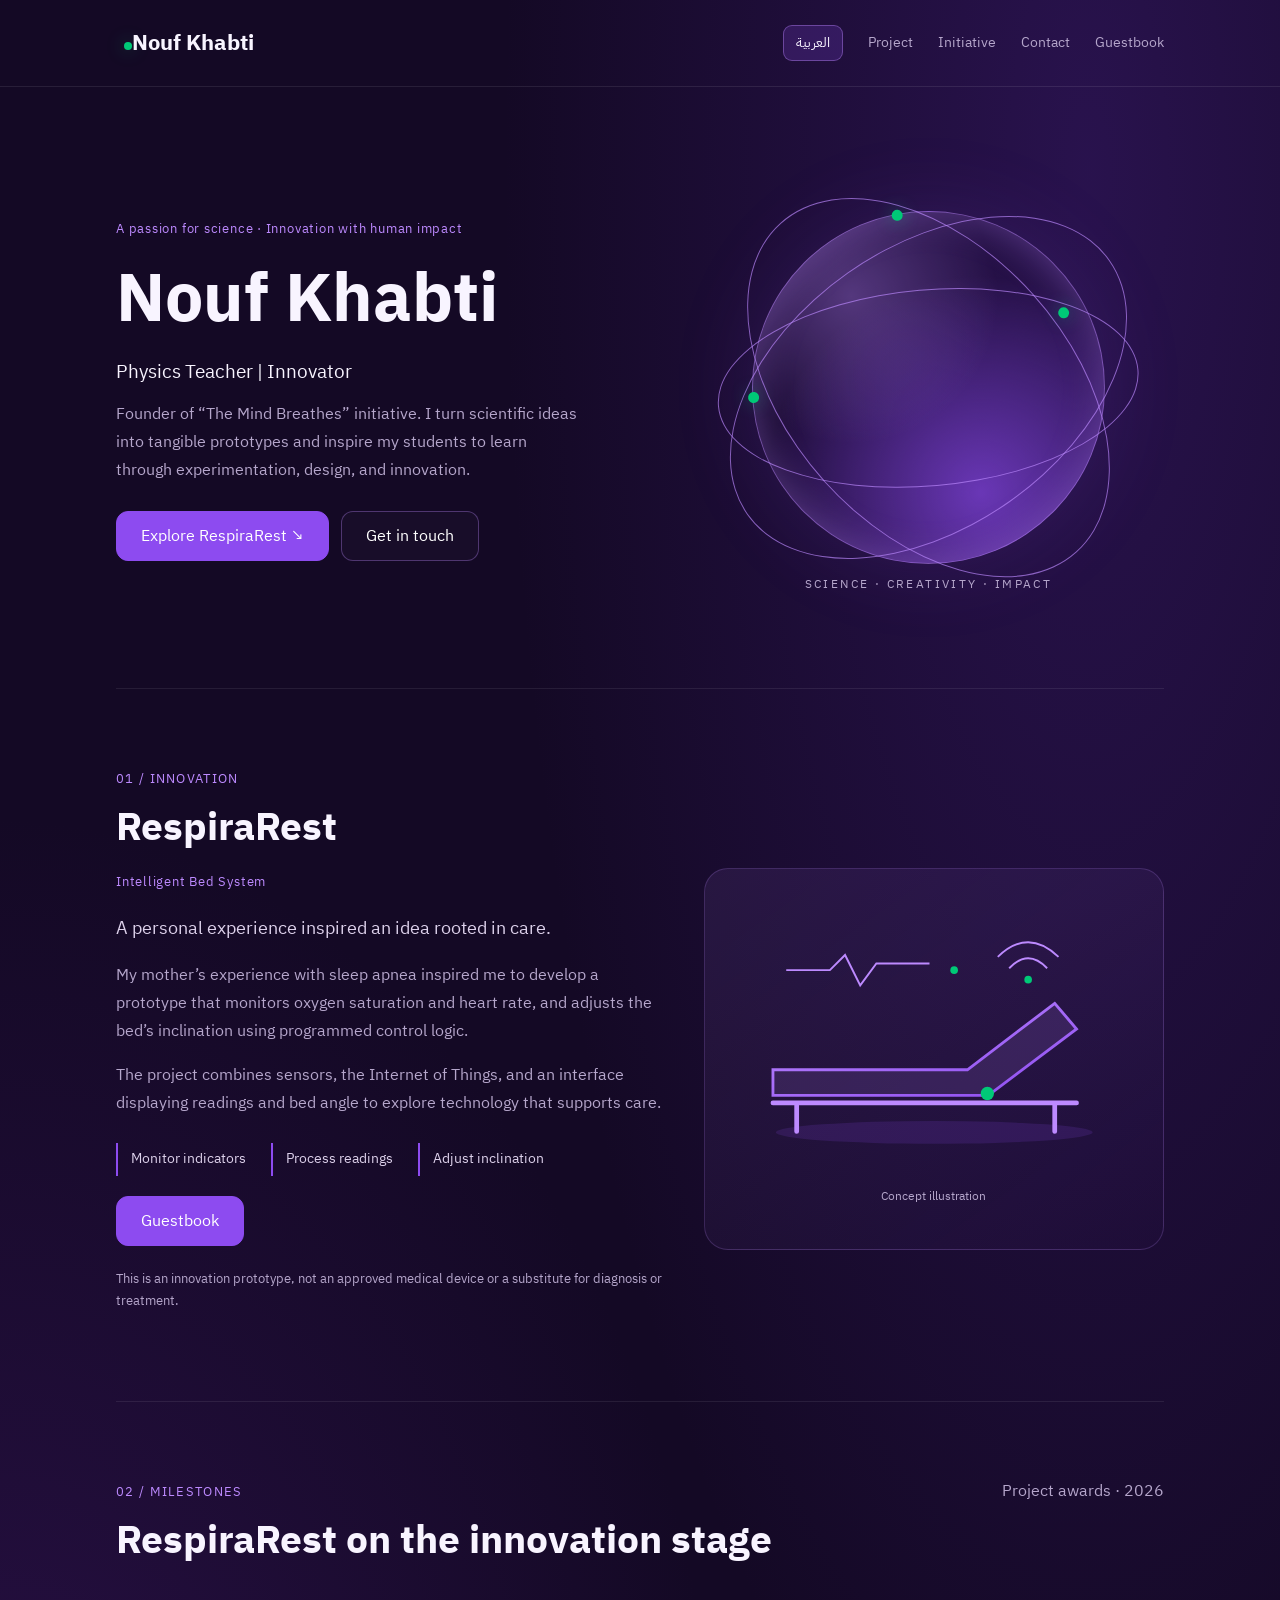
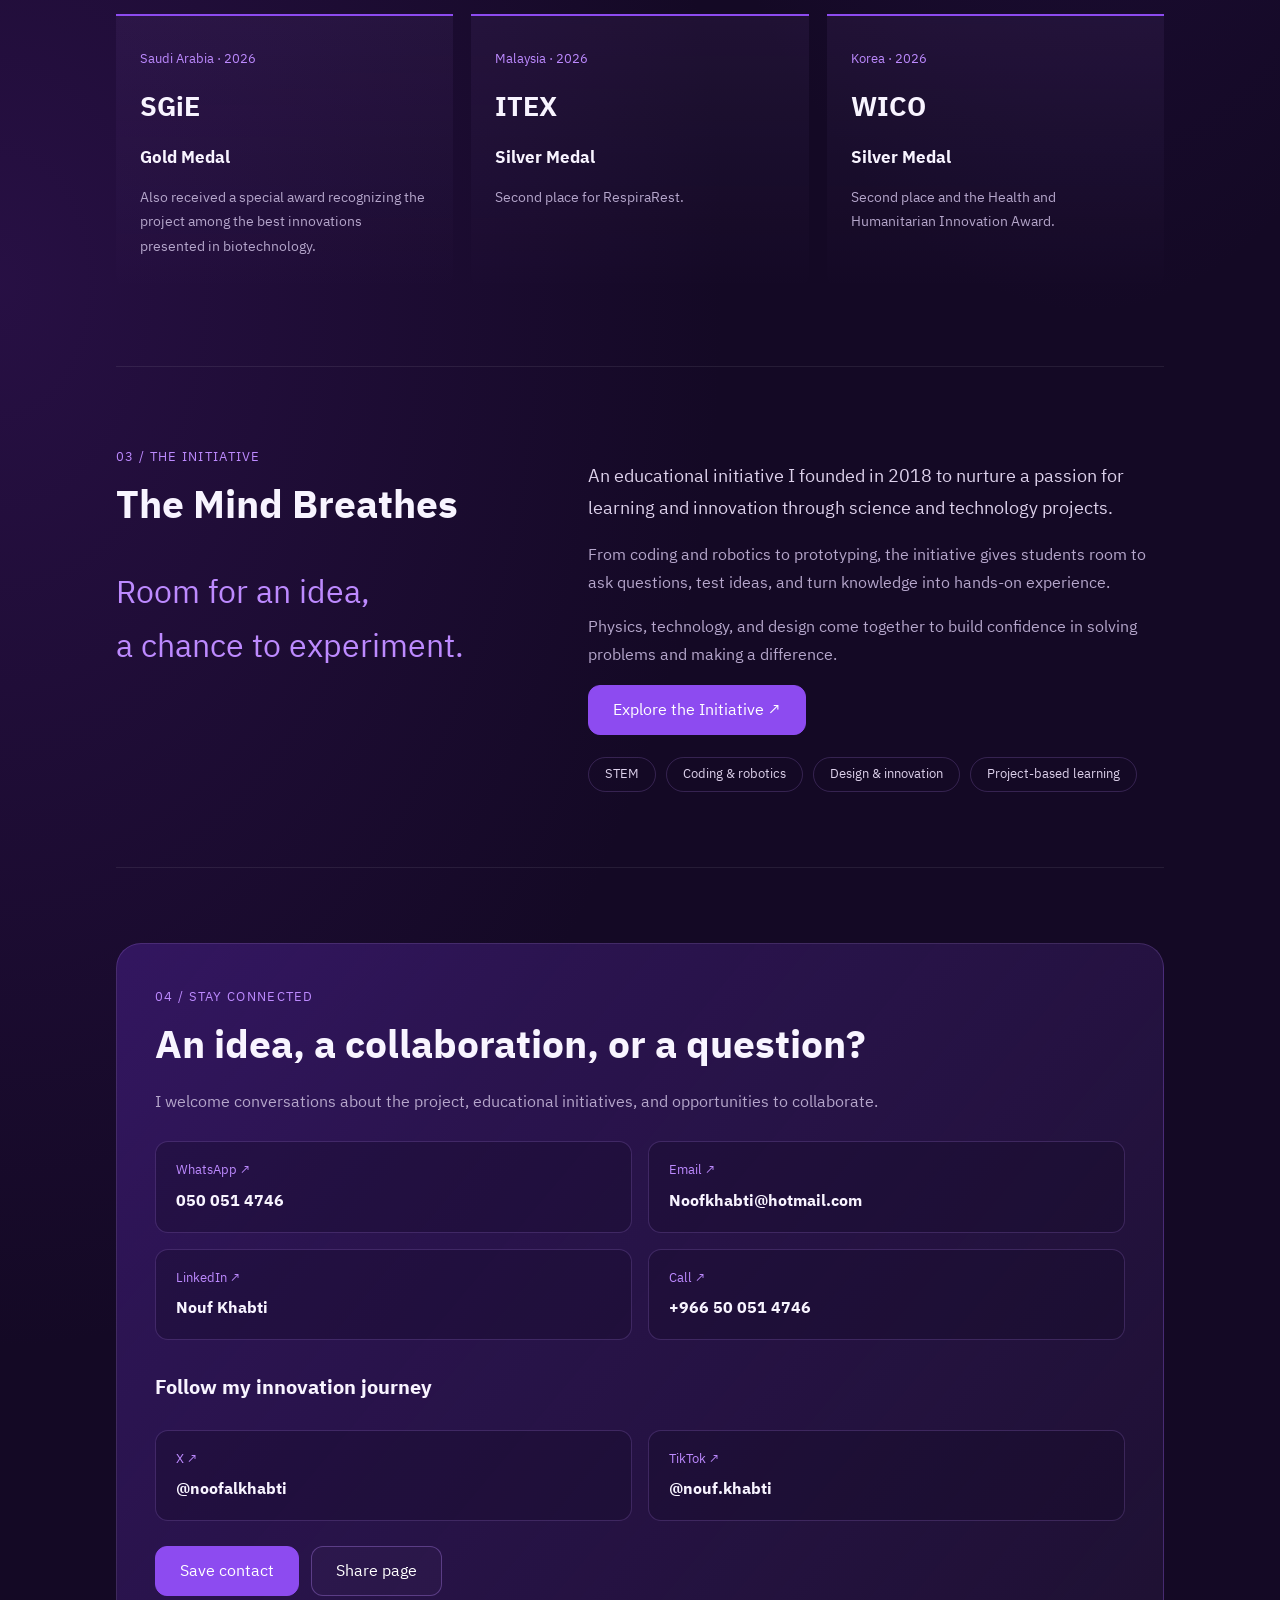
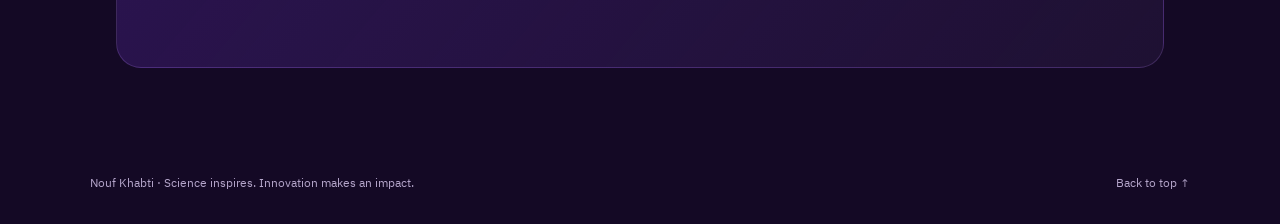
<file: index.html>
<!doctype html>
<html lang="ar" dir="rtl"><head><meta charset="utf-8"><meta name="viewport" content="width=device-width,initial-scale=1"><meta name="theme-color" content="#140925"><meta name="description" content="نوف خبتي — معلمة فيزياء ومبتكرة ومؤسسة مبادرة العقل يتنفس. تعرّف على RespiraRest وتواصل معي."><title>نوف خبتي | ابتكار يصنع أثرًا</title>
<link rel="preconnect" href="https://fonts.googleapis.com"><link href="https://fonts.googleapis.com/css2?family=IBM+Plex+Sans+Arabic:wght@400;500;600;700&display=swap" rel="stylesheet">
<style>
:root{--bg:#140925;--purple:#8d4bf0;--soft:#bd8aff;--white:#f8f4ff;--muted:#b5a6cb;--green:#00c977}*{box-sizing:border-box}html{scroll-behavior:smooth;scroll-padding-top:90px}body{margin:0;background:radial-gradient(ellipse at 85% 5%,#48208a66,transparent 38%),radial-gradient(ellipse at 0 55%,#34145899,transparent 40%),var(--bg);color:var(--white);font-family:'IBM Plex Sans Arabic',Tahoma,sans-serif;line-height:1.9}a{color:inherit;text-decoration:none}button{font:inherit}a:focus-visible,button:focus-visible{outline:3px solid var(--green);outline-offset:5px}.wrap{max-width:1100px;margin:auto;padding:0 26px}header{border-bottom:1px solid #ffffff16}nav{min-height:86px;display:flex;align-items:center;justify-content:space-between;gap:20px}.brand{font-size:22px;font-weight:700}.brand i{display:inline-block;width:8px;height:8px;background:var(--green);border-radius:50%;margin-left:8px;box-shadow:0 0 18px #00c97777}.links{display:flex;gap:25px;font-size:14px;color:var(--muted)}.links a:hover{color:white}.hero{min-height:600px;display:grid;grid-template-columns:1.15fr 1fr;align-items:center;gap:35px;padding-top:65px;padding-bottom:65px}.eyebrow{font-size:13px;letter-spacing:.06em;color:var(--soft)}h1{font-size:clamp(44px,6vw,76px);line-height:1.3;margin:12px 0}.english{color:var(--soft);font-size:23px;margin:0 0 22px;letter-spacing:.04em}.role{font-size:19px;margin:0}.intro{color:var(--muted);max-width:470px;margin:12px 0 27px}.actions{display:flex;gap:12px;flex-wrap:wrap}.button{display:inline-flex;align-items:center;justify-content:center;min-height:48px;padding:10px 24px;border:1px solid #bd8aff55;border-radius:12px;background:#ffffff05;color:white;cursor:pointer}.primary{background:var(--purple);border-color:var(--purple)}.button:hover{background:#713fc0}.visual{position:relative;aspect-ratio:1;display:grid;place-items:center}.orb{width:75%;aspect-ratio:1;border-radius:50%;background:radial-gradient(circle at 28% 24%,#bd8aff55,transparent 40%),radial-gradient(circle at 65% 80%,#8d4bf0aa,transparent 60%);box-shadow:inset 0 0 38px #bd8aff55,0 0 85px #8d4bf022;border:1px solid #bd8aff88;position:relative}.orbit{position:absolute;inset:10% -13%;border:1px solid #bd8affaa;border-radius:50%;transform:rotate(-35deg)}.orbit:nth-child(2){transform:rotate(48deg)}.orbit:nth-child(3){transform:rotate(85deg);inset:-10% 22%}.orbit:before{content:'';position:absolute;top:15%;left:15%;width:11px;height:11px;background:var(--green);box-shadow:0 0 18px #00c97777;border-radius:50%}.orb-note{position:absolute;bottom:6%;color:var(--muted);font-size:12px;letter-spacing:.2em}.section{padding:75px 0;border-top:1px solid #ffffff14}.section-head{display:flex;justify-content:space-between;align-items:baseline;gap:20px;margin-bottom:30px}h2{font-size:clamp(28px,4vw,39px);line-height:1.4;margin:8px 0 16px}h3{margin:0 0 9px;font-size:20px}.number{font-size:13px;color:var(--soft);letter-spacing:.1em}.project{display:grid;grid-template-columns:1.2fr 1fr;gap:35px;align-items:center}.lead{color:#ddd1eb;font-size:18px}.muted{color:var(--muted)}.project-art{padding:30px;border:1px solid #bd8aff33;border-radius:24px;background:linear-gradient(145deg,#bd8aff18,#8d4bf005)}.project-art svg{width:100%;height:auto}.caption{font-size:12px;color:var(--muted);text-align:center}.steps{display:flex;gap:12px;flex-wrap:wrap;margin-top:26px}.steps span{border-right:2px solid var(--purple);padding:4px 13px;font-size:14px;color:#ddd1eb}.note{font-size:13px;color:var(--muted);margin-top:22px}.awards{display:grid;grid-template-columns:repeat(3,1fr);gap:18px}.award{padding:28px 24px;border-top:2px solid var(--purple);background:linear-gradient(180deg,#bd8aff11,transparent);border-radius:0 0 18px 18px}.award .year{color:var(--soft);font-size:13px}.award h3{font-size:27px;margin:12px 0}.medal{display:inline-block;color:var(--white);font-size:17px;margin-bottom:9px}.award p{font-size:14px;color:var(--muted);margin:4px 0}.initiative{display:grid;grid-template-columns:1fr 1.4fr;gap:60px}.quote{font-size:32px;color:var(--soft);line-height:1.7}.tags{display:flex;gap:10px;flex-wrap:wrap}.tags span{border:1px solid #bd8aff33;border-radius:25px;padding:5px 16px;font-size:13px;color:#ddd1eb}.contact{border-radius:25px;background:linear-gradient(130deg,#48208a88,#bd8aff10);border:1px solid #bd8aff33;padding:38px}.contact-grid{display:grid;grid-template-columns:1fr 1fr;gap:16px;margin:25px 0}.contact-link{padding:17px 20px;border:1px solid #bd8aff33;border-radius:13px;background:#14092555;display:flex;flex-direction:column;gap:4px}.contact-link:hover{border-color:var(--soft)}.contact-link small{color:var(--soft)}.contact-link b{font-size:16px;overflow-wrap:anywhere}.contact-link [dir=ltr]{text-align:right}.footer{padding:30px 0;color:var(--muted);font-size:12px;display:flex;justify-content:space-between;gap:20px}#status{font-size:13px;color:var(--green);min-height:25px;margin:8px 0 0}@media(max-width:700px){.wrap{padding:0 20px}nav{min-height:75px}.links{gap:14px;font-size:12px}.links .optional{display:none}.hero{grid-template-columns:1fr;gap:0;padding-top:45px;padding-bottom:40px;min-height:0}.hero-text{z-index:1}.visual{max-width:270px;width:100%;margin:15px auto 0}.orb-note{font-size:10px}.project,.initiative{grid-template-columns:1fr;gap:24px}.awards{grid-template-columns:1fr}.section{padding:48px 0}.section-head{display:block}.contact{padding:25px 18px}.contact-grid{grid-template-columns:1fr}.quote{font-size:27px}.footer{flex-direction:column;gap:5px}.project-art{max-width:420px}.actions .button{flex:1}h1{font-size:49px}}@media(prefers-reduced-motion:reduce){html{scroll-behavior:auto}}
#languageToggle{font:inherit;color:var(--white);background:#8d4bf033;border:1px solid #bd8aff66;border-radius:9px;padding:5px 12px;cursor:pointer;white-space:nowrap}.links{align-items:center}html[dir=ltr] .project h2,html[dir=ltr] .contact-link [dir=ltr]{text-align:left!important}html[dir=ltr] .steps span{border-right:0;border-left:2px solid var(--purple)}html[dir=ltr] body{line-height:1.75}html[dir=ltr] .hero h1{font-size:clamp(40px,5.5vw,68px)}html[dir=ltr] .hero .english{display:none}@media(max-width:400px){nav{gap:8px}.links{gap:9px}.brand{font-size:18px}#languageToggle{padding:5px 8px}}
@media(max-width:700px){nav{flex-wrap:wrap;padding-top:12px;padding-bottom:12px}.links{flex-wrap:wrap}}
</style></head><body>
<header><nav class="wrap" aria-label="التنقل الرئيسي"><a class="brand" href="#home"><i></i>نوف خبتي</a><div class="links"><button id="languageToggle" type="button" aria-label="Switch to English" lang="en">English</button><a href="#project">المشروع</a><a href="#initiative" class="optional">المبادرة</a><a href="#contact">التواصل</a><a href="/visitors/">سجل الزوار</a></div></nav></header>
<main><section class="hero wrap" id="home"><div class="hero-text"><span class="eyebrow">شغف بالعلم · ابتكار لأثر إنساني</span><h1>نوف خبتي</h1><p class="english" lang="en">Nouf Khabti</p><p class="role">معلمة فيزياء | مبتكرة</p><p class="intro">مؤسسة مبادرة «العقل يتنفس». أعمل على تحويل الأفكار العلمية إلى نماذج ملموسة، وألهم طالباتي للتعلّم بالتجربة والتصميم والابتكار.</p><div class="actions"><a class="button primary" href="#project">اكتشف RespiraRest ↙</a><a class="button" href="#contact">لنتواصل</a></div></div><div class="visual" aria-hidden="true"><div class="orb"><div class="orbit"></div><div class="orbit"></div><div class="orbit"></div></div><span class="orb-note">SCIENCE · CREATIVITY · IMPACT</span></div></section>
<div class="wrap"><section class="section" id="project"><span class="number">01 / الابتكار</span><div class="project"><div><h2 lang="en" dir="ltr" style="text-align:right">RespiraRest</h2><p class="eyebrow" lang="en">Intelligent Bed System</p><p class="lead">من تجربة قريبة… بدأت فكرة تحمل معنى الرعاية.</p><p class="muted">ألهمتني تجربة والدتي مع انقطاع التنفس أثناء النوم لتطوير نموذج أولي يراقب تشبّع الأكسجين ومعدل نبض القلب، ويعدّل ميل السرير وفق منطق التحكم المبرمج.</p><p class="muted">يجمع المشروع بين المستشعرات وإنترنت الأشياء وواجهة تعرض القراءات وزاوية السرير، لاستكشاف حلول تقنية مساندة للرعاية.</p><div class="steps"><span>رصد المؤشرات</span><span>معالجة القراءات</span><span>تعديل الميل</span></div><div class="actions" style="margin-top:20px"><a class="button primary" href="/visitors/">سجل الزوار</a></div><p class="note">المشروع نموذج ابتكاري أولي، وليس جهازًا طبيًا معتمدًا أو بديلًا عن التشخيص والعلاج.</p></div><div class="project-art"><svg viewBox="0 0 420 280" role="img" aria-label="رسم توضيحي لفكرة السرير القابل لتعديل الميل"><defs><linearGradient id="bed" x2="1" y2="1"><stop stop-color="#bd8aff"/><stop offset="1" stop-color="#8d4bf0"/></linearGradient></defs><ellipse cx="210" cy="246" rx="167" ry="12" fill="#8d4bf0" opacity=".15"/><path d="M40 180 H245 L337 110 L360 137 L267 207 H40 Z" fill="#bd8aff22" stroke="url(#bed)" stroke-width="3"/><path d="M40 215 H360 M65 215 V245 M337 215 V245" fill="none" stroke="#bd8aff" stroke-width="5" stroke-linecap="round"/><circle cx="266" cy="205" r="7" fill="#00c977"/><path d="M54 75 H100 L116 59 L132 91 L149 68 H205" stroke="#bd8aff" stroke-width="2" fill="none"/><circle cx="231" cy="75" r="4" fill="#00c977"/><path d="M277 61 Q309 30 341 61 M289 73 Q309 52 329 73" stroke="#bd8aff" stroke-width="2" fill="none"/><circle cx="309" cy="85" r="4" fill="#00c977"/></svg><p class="caption">رسم توضيحي لفكرة المشروع</p></div></div></section>
<section class="section" id="awards"><div class="section-head"><div><span class="number">02 / محطات الإنجاز</span><h2>RespiraRest في منصات الابتكار</h2></div><span class="muted">جوائز المشروع · 2026</span></div><div class="awards"><article class="award"><span class="year">السعودية · 2026</span><h3 lang="en">SGiE</h3><strong class="medal">الميدالية الذهبية</strong><p>وجائزة خاصة كأفضل الابتكارات المقدّمة في مجال التكنولوجيا الحيوية.</p></article><article class="award"><span class="year">ماليزيا · 2026</span><h3 lang="en">ITEX</h3><strong class="medal">الميدالية الفضية</strong><p>المركز الثاني عن مشروع RespiraRest.</p></article><article class="award"><span class="year">كوريا · 2026</span><h3 lang="en">WICO</h3><strong class="medal">الميدالية الفضية</strong><p>المركز الثاني وجائزة الابتكار الصحي والإنساني.</p></article></div></section>
<section class="section" id="initiative"><div class="initiative"><div><span class="number">03 / المبادرة</span><h2>العقل يتنفس</h2><p class="quote">مساحة للفكرة،<br>وفرصة للتجربة.</p></div><div><p class="lead">مبادرة تعليمية أسّستها عام 2018 لتنمية شغف التعلّم والابتكار عبر المشاريع العلمية والتقنية.</p><p class="muted">من البرمجة والروبوت إلى تصميم النماذج الأولية؛ تمنح المبادرة الطالبات مساحة لطرح الأسئلة، واختبار الأفكار، وتحويل المعرفة إلى تجربة عملية.</p><p class="muted">تلتقي فيها الفيزياء والتقنية والتصميم، لبناء الثقة بالقدرة على حل المشكلات وصناعة أثر.</p><div class="actions" style="margin-bottom:22px"><a class="button primary" href="https://noufkhabti.github.io/MIND1/" target="_blank" rel="noopener">اكتشف مبادرة العقل يتنفس ↗</a></div><div class="tags"><span>STEM</span><span>البرمجة والروبوت</span><span>التصميم والابتكار</span><span>التعلّم بالمشاريع</span></div></div></div></section>
<section class="section" id="contact"><div class="contact"><span class="number">04 / لنبقَ على تواصل</span><h2>فكرة، تعاون، أو سؤال؟</h2><p class="muted">يسعدني تواصلكم حول المشروع، والمبادرات التعليمية، وفرص التعاون.</p><div class="contact-grid"><a class="contact-link" href="https://wa.me/966500514746" target="_blank" rel="noopener"><small>واتساب ↗</small><b dir="ltr">050 051 4746</b></a><a class="contact-link" href="mailto:Noofkhabti@hotmail.com"><small>البريد الإلكتروني ↗</small><b dir="ltr">Noofkhabti@hotmail.com</b></a><a class="contact-link" href="https://www.linkedin.com/in/noof-khabti" target="_blank" rel="noopener"><small>LinkedIn ↗</small><b>نوف خبتي</b></a><a class="contact-link" href="tel:+966500514746"><small>اتصال مباشر ↗</small><b dir="ltr">+966 50 051 4746</b></a></div><h3 style="margin-top:30px">تابع رحلتي في الابتكار</h3><div class="contact-grid"><a class="contact-link" href="https://x.com/noofalkhabti" target="_blank" rel="noopener"><small>إكس X ↗</small><b dir="ltr">@noofalkhabti</b></a><a class="contact-link" href="https://www.tiktok.com/@nouf.khabti" target="_blank" rel="noopener"><small>تيك توك TikTok ↗</small><b dir="ltr">@nouf.khabti</b></a></div><div class="actions"><a class="button primary" href="nouf-khabti.vcf" download>حفظ بيانات التواصل</a><button class="button" id="share" type="button">مشاركة الصفحة</button></div><p id="status" role="status"></p></div></section></div></main><footer class="wrap footer"><span>نوف خبتي · العلم يلهم، والابتكار يصنع أثرًا.</span><a href="#home">العودة للأعلى ↑</a></footer>
<script>document.getElementById('share').addEventListener('click',async()=>{const s=document.getElementById('status');if(location.protocol==='file:'){s.textContent=document.documentElement.lang==='en'?'Link sharing is available after the page is published.':'تتوفر مشاركة الرابط بعد نشر الصفحة.';return}try{if(navigator.share){await navigator.share({title:document.title,url:location.href})}else if(navigator.clipboard){await navigator.clipboard.writeText(location.href);s.textContent=document.documentElement.lang==='en'?'Page link copied.':'تم نسخ رابط الصفحة.'}else{s.textContent=document.documentElement.lang==='en'?'You can share the link from the address bar.':'يمكنك مشاركة الرابط من شريط العنوان.'}}catch(e){if(e.name!=='AbortError')s.textContent=document.documentElement.lang==='en'?'You can share the link from the address bar.':'يمكنك مشاركة الرابط من شريط العنوان.'}});</script><script>
(()=>{
const translations={"سجل الزوار":"Guestbook","اكتشف مبادرة العقل يتنفس ↗":"Explore the Initiative ↗","نوف خبتي": "Nouf Khabti", "المشروع": "Project", "المبادرة": "Initiative", "التواصل": "Contact", "شغف بالعلم · ابتكار لأثر إنساني": "A passion for science · Innovation with human impact", "معلمة فيزياء | مبتكرة": "Physics Teacher | Innovator", "مؤسسة مبادرة «العقل يتنفس». أعمل على تحويل الأفكار العلمية إلى نماذج ملموسة، وألهم طالباتي للتعلّم بالتجربة والتصميم والابتكار.": "Founder of “The Mind Breathes” initiative. I turn scientific ideas into tangible prototypes and inspire my students to learn through experimentation, design, and innovation.", "اكتشف RespiraRest ↙": "Explore RespiraRest ↘", "لنتواصل": "Get in touch", "01 / الابتكار": "01 / INNOVATION", "من تجربة قريبة… بدأت فكرة تحمل معنى الرعاية.": "A personal experience inspired an idea rooted in care.", "ألهمتني تجربة والدتي مع انقطاع التنفس أثناء النوم لتطوير نموذج أولي يراقب تشبّع الأكسجين ومعدل نبض القلب، ويعدّل ميل السرير وفق منطق التحكم المبرمج.": "My mother’s experience with sleep apnea inspired me to develop a prototype that monitors oxygen saturation and heart rate, and adjusts the bed’s inclination using programmed control logic.", "يجمع المشروع بين المستشعرات وإنترنت الأشياء وواجهة تعرض القراءات وزاوية السرير، لاستكشاف حلول تقنية مساندة للرعاية.": "The project combines sensors, the Internet of Things, and an interface displaying readings and bed angle to explore technology that supports care.", "رصد المؤشرات": "Monitor indicators", "معالجة القراءات": "Process readings", "تعديل الميل": "Adjust inclination", "المشروع نموذج ابتكاري أولي، وليس جهازًا طبيًا معتمدًا أو بديلًا عن التشخيص والعلاج.": "This is an innovation prototype, not an approved medical device or a substitute for diagnosis or treatment.", "رسم توضيحي لفكرة المشروع": "Concept illustration", "02 / محطات الإنجاز": "02 / MILESTONES", "RespiraRest في منصات الابتكار": "RespiraRest on the innovation stage", "جوائز المشروع · 2026": "Project awards · 2026", "السعودية · 2026": "Saudi Arabia · 2026", "ماليزيا · 2026": "Malaysia · 2026", "كوريا · 2026": "Korea · 2026", "الميدالية الذهبية": "Gold Medal", "الميدالية الفضية": "Silver Medal", "وجائزة خاصة كأفضل الابتكارات المقدّمة في مجال التكنولوجيا الحيوية.": "Also received a special award recognizing the project among the best innovations presented in biotechnology.", "المركز الثاني عن مشروع RespiraRest.": "Second place for RespiraRest.", "المركز الثاني وجائزة الابتكار الصحي والإنساني.": "Second place and the Health and Humanitarian Innovation Award.", "03 / المبادرة": "03 / THE INITIATIVE", "العقل يتنفس": "The Mind Breathes", "مساحة للفكرة،": "Room for an idea,", "وفرصة للتجربة.": "a chance to experiment.", "مبادرة تعليمية أسّستها عام 2018 لتنمية شغف التعلّم والابتكار عبر المشاريع العلمية والتقنية.": "An educational initiative I founded in 2018 to nurture a passion for learning and innovation through science and technology projects.", "من البرمجة والروبوت إلى تصميم النماذج الأولية؛ تمنح المبادرة الطالبات مساحة لطرح الأسئلة، واختبار الأفكار، وتحويل المعرفة إلى تجربة عملية.": "From coding and robotics to prototyping, the initiative gives students room to ask questions, test ideas, and turn knowledge into hands-on experience.", "تلتقي فيها الفيزياء والتقنية والتصميم، لبناء الثقة بالقدرة على حل المشكلات وصناعة أثر.": "Physics, technology, and design come together to build confidence in solving problems and making a difference.", "البرمجة والروبوت": "Coding & robotics", "التصميم والابتكار": "Design & innovation", "التعلّم بالمشاريع": "Project-based learning", "04 / لنبقَ على تواصل": "04 / STAY CONNECTED", "فكرة، تعاون، أو سؤال؟": "An idea, a collaboration, or a question?", "يسعدني تواصلكم حول المشروع، والمبادرات التعليمية، وفرص التعاون.": "I welcome conversations about the project, educational initiatives, and opportunities to collaborate.", "واتساب ↗": "WhatsApp ↗", "البريد الإلكتروني ↗": "Email ↗", "اتصال مباشر ↗": "Call ↗", "تابع رحلتي في الابتكار": "Follow my innovation journey", "إكس X ↗": "X ↗", "تيك توك TikTok ↗": "TikTok ↗", "حفظ بيانات التواصل": "Save contact", "مشاركة الصفحة": "Share page", "نوف خبتي · العلم يلهم، والابتكار يصنع أثرًا.": "Nouf Khabti · Science inspires. Innovation makes an impact.", "العودة للأعلى ↑": "Back to top ↑"};
const toggle=document.getElementById('languageToggle');
const nodes=[];
const walker=document.createTreeWalker(document.body,NodeFilter.SHOW_TEXT,{acceptNode(n){return n.parentElement.closest('script,style,#languageToggle')?NodeFilter.FILTER_REJECT:NodeFilter.FILTER_ACCEPT}});
while(walker.nextNode()){const n=walker.currentNode;const ar=n.textContent.trim();if(translations[ar])nodes.push({node:n,original:n.textContent,ar});}
const attrs=[['nav','aria-label','التنقل الرئيسي','Main navigation'],['.project-art svg','aria-label','رسم توضيحي لفكرة السرير القابل لتعديل الميل','Concept illustration of an adjustable bed']];
function setLanguage(lang){const en=lang==='en';document.documentElement.lang=en?'en':'ar';document.documentElement.dir=en?'ltr':'rtl';nodes.forEach(x=>x.node.textContent=en?x.original.replace(x.ar,translations[x.ar]):x.original);toggle.textContent=en?'العربية':'English';toggle.lang=en?'ar':'en';toggle.setAttribute('aria-label',en?'التبديل إلى العربية':'Switch to English');document.title=en?'Nouf Khabti | Innovation with impact':'نوف خبتي | ابتكار يصنع أثرًا';document.querySelector('meta[name="description"]').content=en?'Nouf Khabti — physics teacher, innovator, and founder of The Mind Breathes initiative. Explore RespiraRest and get in touch.':'نوف خبتي — معلمة فيزياء ومبتكرة ومؤسسة مبادرة العقل يتنفس. تعرّف على RespiraRest وتواصل معي.';attrs.forEach(([selector,attr,ar,english])=>{const el=document.querySelector(selector);if(el)el.setAttribute(attr,en?english:ar)});document.getElementById('status').textContent='';try{localStorage.setItem('nouf-language',en?'en':'ar')}catch{}}
toggle.addEventListener('click',()=>setLanguage(document.documentElement.lang==='ar'?'en':'ar'));
let saved;try{saved=localStorage.getItem('nouf-language')}catch{}setLanguage(saved==='ar'?'ar':'en');
})();
</script></body></html>
</file>
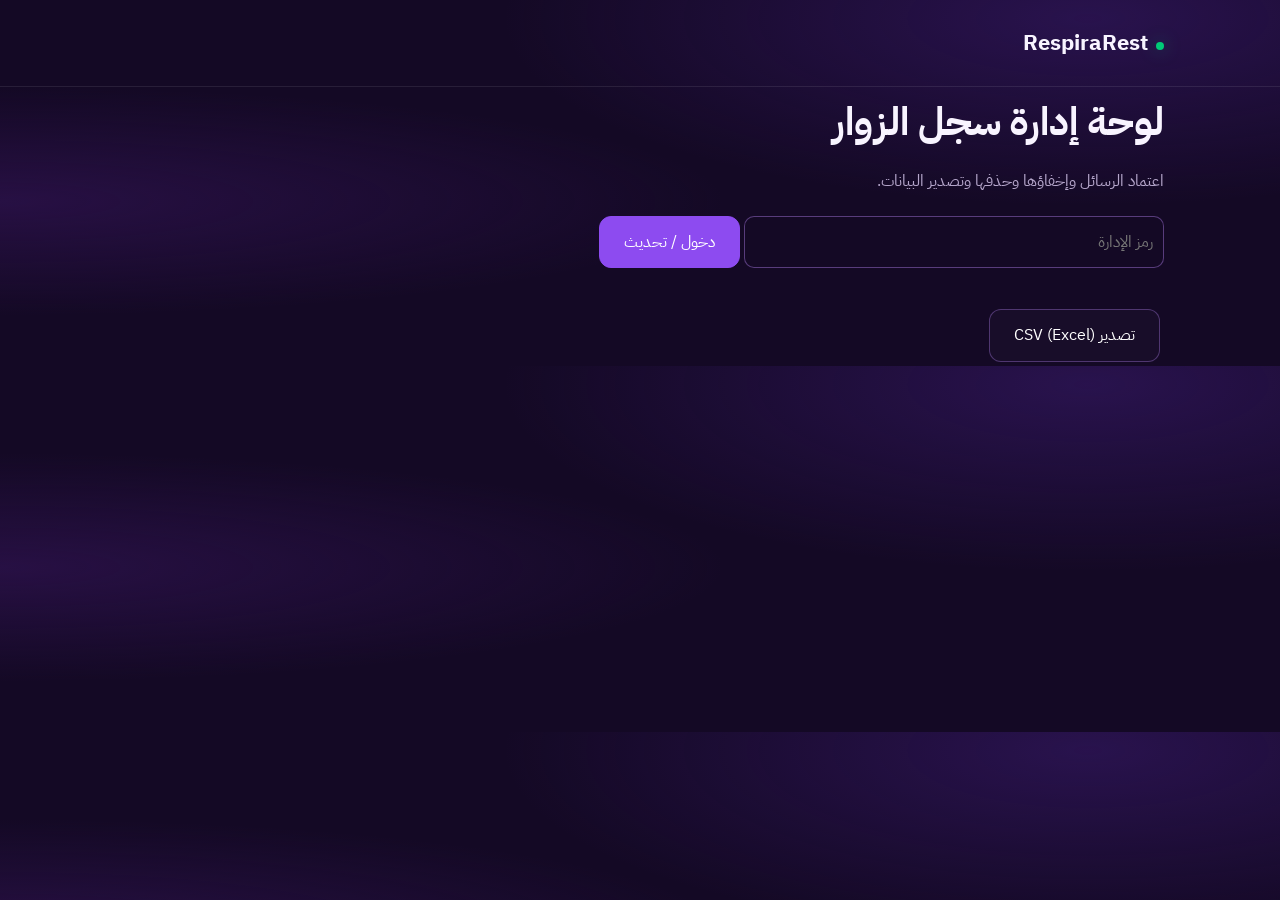
<file: admin/index.html>
<!doctype html><html lang="ar" dir="rtl"><head><meta charset="utf-8"><meta name="viewport" content="width=device-width,initial-scale=1"><meta name="robots" content="noindex,nofollow"><title>إدارة سجل RespiraRest</title><link href="https://fonts.googleapis.com/css2?family=IBM+Plex+Sans+Arabic:wght@400;500;600;700&display=swap" rel="stylesheet"><link rel="stylesheet" href="/theme.css"><style>input{font:inherit;background:#140925;color:white;border:1px solid #bd8aff66;border-radius:10px;padding:10px;width:min(100%,420px)}article{border:1px solid #bd8aff33;padding:18px;border-radius:16px;margin:14px 0;overflow-wrap:anywhere}article p{white-space:pre-wrap}.button{margin:4px}#status{color:var(--soft)}</style></head><body><header><nav class="wrap"><a class="brand" href="/visitors/"><i></i>RespiraRest</a></nav></header><main class="wrap"><h2>لوحة إدارة سجل الزوار</h2><p class="muted">اعتماد الرسائل وإخفاؤها وحذفها وتصدير البيانات.</p><form id="login"><input id="token" type="password" required placeholder="رمز الإدارة" autocomplete="current-password"><button class="button primary">دخول / تحديث</button></form><p id="status"></p><button id="export" class="button" hidden>تصدير CSV (Excel)</button><div id="list"></div></main><script>
const $=id=>document.getElementById(id);let token='',rows=[];async function api(body){const r=await fetch('/api/admin',{method:body?'POST':'GET',headers:{Authorization:'Bearer '+token,'Content-Type':'application/json'},...(body?{body:JSON.stringify(body)}:{})});if(!r.ok)throw Error();return r.json()}async function load(){try{rows=await api();$('status').textContent='عدد الرسائل: '+rows.length;$('export').hidden=false;$('list').replaceChildren();for(const r of rows){const a=document.createElement('article'),h=document.createElement('b'),p=document.createElement('p');h.textContent=(r.name||'زائر')+' · '+r.country+' · '+r.city+' · '+r.role+' · '+(r.rating||'—')+'/5 · '+(r.status==='approved'?'منشورة':'قيد المراجعة');p.textContent=r.message;a.append(h,p);for(const [action,label] of [[r.status==='approved'?'pending':'approved',r.status==='approved'?'إخفاء':'اعتماد ونشر'],['delete','حذف نهائي']]){const b=document.createElement('button');b.className='button';b.textContent=label;b.onclick=async()=>{if(action==='delete'&&!confirm('حذف الرسالة نهائيًا؟'))return;try{await api({id:r.id,action});await load()}catch{$('status').textContent='تعذر تنفيذ العملية'}};a.append(b)}$('list').append(a)}}catch{$('status').textContent='تعذر الدخول. تحقق من الرمز وربط قاعدة البيانات.';$('list').replaceChildren();$('export').hidden=true;rows=[]}}$('login').onsubmit=e=>{e.preventDefault();token=$('token').value;load()};$('export').onclick=()=>{const cols=['id','name','country','city','role','message','rating','lat','lng','status','created_at'];const cell=v=>{let s=String(v??'');if(/^[\s]*[=+@-]/.test(s))s="'"+s;return '"'+s.replaceAll('"','""')+'"'};const blob=new Blob(['\ufeff'+[cols.join(','),...rows.map(r=>cols.map(c=>cell(r[c])).join(','))].join('\r\n')],{type:'text/csv;charset=utf-8'});const url=URL.createObjectURL(blob),a=document.createElement('a');a.href=url;a.download='respirarest-visitors.csv';a.click();setTimeout(()=>URL.revokeObjectURL(url),1000)};
</script></body></html>
</file>
<file: theme.css>
:root{--bg:#140925;--purple:#8d4bf0;--soft:#bd8aff;--white:#f8f4ff;--muted:#b5a6cb;--green:#00c977}*{box-sizing:border-box}html{scroll-behavior:smooth;scroll-padding-top:90px}body{margin:0;background:radial-gradient(ellipse at 85% 5%,#48208a66,transparent 38%),radial-gradient(ellipse at 0 55%,#34145899,transparent 40%),var(--bg);color:var(--white);font-family:'IBM Plex Sans Arabic',Tahoma,sans-serif;line-height:1.9}a{color:inherit;text-decoration:none}button{font:inherit}a:focus-visible,button:focus-visible{outline:3px solid var(--green);outline-offset:5px}.wrap{max-width:1100px;margin:auto;padding:0 26px}header{border-bottom:1px solid #ffffff16}nav{min-height:86px;display:flex;align-items:center;justify-content:space-between;gap:20px}.brand{font-size:22px;font-weight:700}.brand i{display:inline-block;width:8px;height:8px;background:var(--green);border-radius:50%;margin-left:8px;box-shadow:0 0 18px #00c97777}.links{display:flex;gap:25px;font-size:14px;color:var(--muted)}.links a:hover{color:white}.hero{min-height:600px;display:grid;grid-template-columns:1.15fr 1fr;align-items:center;gap:35px;padding-top:65px;padding-bottom:65px}.eyebrow{font-size:13px;letter-spacing:.06em;color:var(--soft)}h1{font-size:clamp(44px,6vw,76px);line-height:1.3;margin:12px 0}.english{color:var(--soft);font-size:23px;margin:0 0 22px;letter-spacing:.04em}.role{font-size:19px;margin:0}.intro{color:var(--muted);max-width:470px;margin:12px 0 27px}.actions{display:flex;gap:12px;flex-wrap:wrap}.button{display:inline-flex;align-items:center;justify-content:center;min-height:48px;padding:10px 24px;border:1px solid #bd8aff55;border-radius:12px;background:#ffffff05;color:white;cursor:pointer}.primary{background:var(--purple);border-color:var(--purple)}.button:hover{background:#713fc0}.visual{position:relative;aspect-ratio:1;display:grid;place-items:center}.orb{width:75%;aspect-ratio:1;border-radius:50%;background:radial-gradient(circle at 28% 24%,#bd8aff55,transparent 40%),radial-gradient(circle at 65% 80%,#8d4bf0aa,transparent 60%);box-shadow:inset 0 0 38px #bd8aff55,0 0 85px #8d4bf022;border:1px solid #bd8aff88;position:relative}.orbit{position:absolute;inset:10% -13%;border:1px solid #bd8affaa;border-radius:50%;transform:rotate(-35deg)}.orbit:nth-child(2){transform:rotate(48deg)}.orbit:nth-child(3){transform:rotate(85deg);inset:-10% 22%}.orbit:before{content:'';position:absolute;top:15%;left:15%;width:11px;height:11px;background:var(--green);box-shadow:0 0 18px #00c97777;border-radius:50%}.orb-note{position:absolute;bottom:6%;color:var(--muted);font-size:12px;letter-spacing:.2em}.section{padding:75px 0;border-top:1px solid #ffffff14}.section-head{display:flex;justify-content:space-between;align-items:baseline;gap:20px;margin-bottom:30px}h2{font-size:clamp(28px,4vw,39px);line-height:1.4;margin:8px 0 16px}h3{margin:0 0 9px;font-size:20px}.number{font-size:13px;color:var(--soft);letter-spacing:.1em}.project{display:grid;grid-template-columns:1.2fr 1fr;gap:35px;align-items:center}.lead{color:#ddd1eb;font-size:18px}.muted{color:var(--muted)}.project-art{padding:30px;border:1px solid #bd8aff33;border-radius:24px;background:linear-gradient(145deg,#bd8aff18,#8d4bf005)}.project-art svg{width:100%;height:auto}.caption{font-size:12px;color:var(--muted);text-align:center}.steps{display:flex;gap:12px;flex-wrap:wrap;margin-top:26px}.steps span{border-right:2px solid var(--purple);padding:4px 13px;font-size:14px;color:#ddd1eb}.note{font-size:13px;color:var(--muted);margin-top:22px}.awards{display:grid;grid-template-columns:repeat(3,1fr);gap:18px}.award{padding:28px 24px;border-top:2px solid var(--purple);background:linear-gradient(180deg,#bd8aff11,transparent);border-radius:0 0 18px 18px}.award .year{color:var(--soft);font-size:13px}.award h3{font-size:27px;margin:12px 0}.medal{display:inline-block;color:var(--white);font-size:17px;margin-bottom:9px}.award p{font-size:14px;color:var(--muted);margin:4px 0}.initiative{display:grid;grid-template-columns:1fr 1.4fr;gap:60px}.quote{font-size:32px;color:var(--soft);line-height:1.7}.tags{display:flex;gap:10px;flex-wrap:wrap}.tags span{border:1px solid #bd8aff33;border-radius:25px;padding:5px 16px;font-size:13px;color:#ddd1eb}.contact{border-radius:25px;background:linear-gradient(130deg,#48208a88,#bd8aff10);border:1px solid #bd8aff33;padding:38px}.contact-grid{display:grid;grid-template-columns:1fr 1fr;gap:16px;margin:25px 0}.contact-link{padding:17px 20px;border:1px solid #bd8aff33;border-radius:13px;background:#14092555;display:flex;flex-direction:column;gap:4px}.contact-link:hover{border-color:var(--soft)}.contact-link small{color:var(--soft)}.contact-link b{font-size:16px;overflow-wrap:anywhere}.contact-link [dir=ltr]{text-align:right}.footer{padding:30px 0;color:var(--muted);font-size:12px;display:flex;justify-content:space-between;gap:20px}#status{font-size:13px;color:var(--green);min-height:25px;margin:8px 0 0}@media(max-width:700px){.wrap{padding:0 20px}nav{min-height:75px}.links{gap:14px;font-size:12px}.links .optional{display:none}.hero{grid-template-columns:1fr;gap:0;padding-top:45px;padding-bottom:40px;min-height:0}.hero-text{z-index:1}.visual{max-width:270px;width:100%;margin:15px auto 0}.orb-note{font-size:10px}.project,.initiative{grid-template-columns:1fr;gap:24px}.awards{grid-template-columns:1fr}.section{padding:48px 0}.section-head{display:block}.contact{padding:25px 18px}.contact-grid{grid-template-columns:1fr}.quote{font-size:27px}.footer{flex-direction:column;gap:5px}.project-art{max-width:420px}.actions .button{flex:1}h1{font-size:49px}}@media(prefers-reduced-motion:reduce){html{scroll-behavior:auto}}
#languageToggle{font:inherit;color:var(--white);background:#8d4bf033;border:1px solid #bd8aff66;border-radius:9px;padding:5px 12px;cursor:pointer;white-space:nowrap}.links{align-items:center}html[dir=ltr] .project h2,html[dir=ltr] .contact-link [dir=ltr]{text-align:left!important}html[dir=ltr] .steps span{border-right:0;border-left:2px solid var(--purple)}html[dir=ltr] body{line-height:1.75}html[dir=ltr] .hero h1{font-size:clamp(40px,5.5vw,68px)}html[dir=ltr] .hero .english{display:none}@media(max-width:400px){nav{gap:8px}.links{gap:9px}.brand{font-size:18px}#languageToggle{padding:5px 8px}}
</file>
